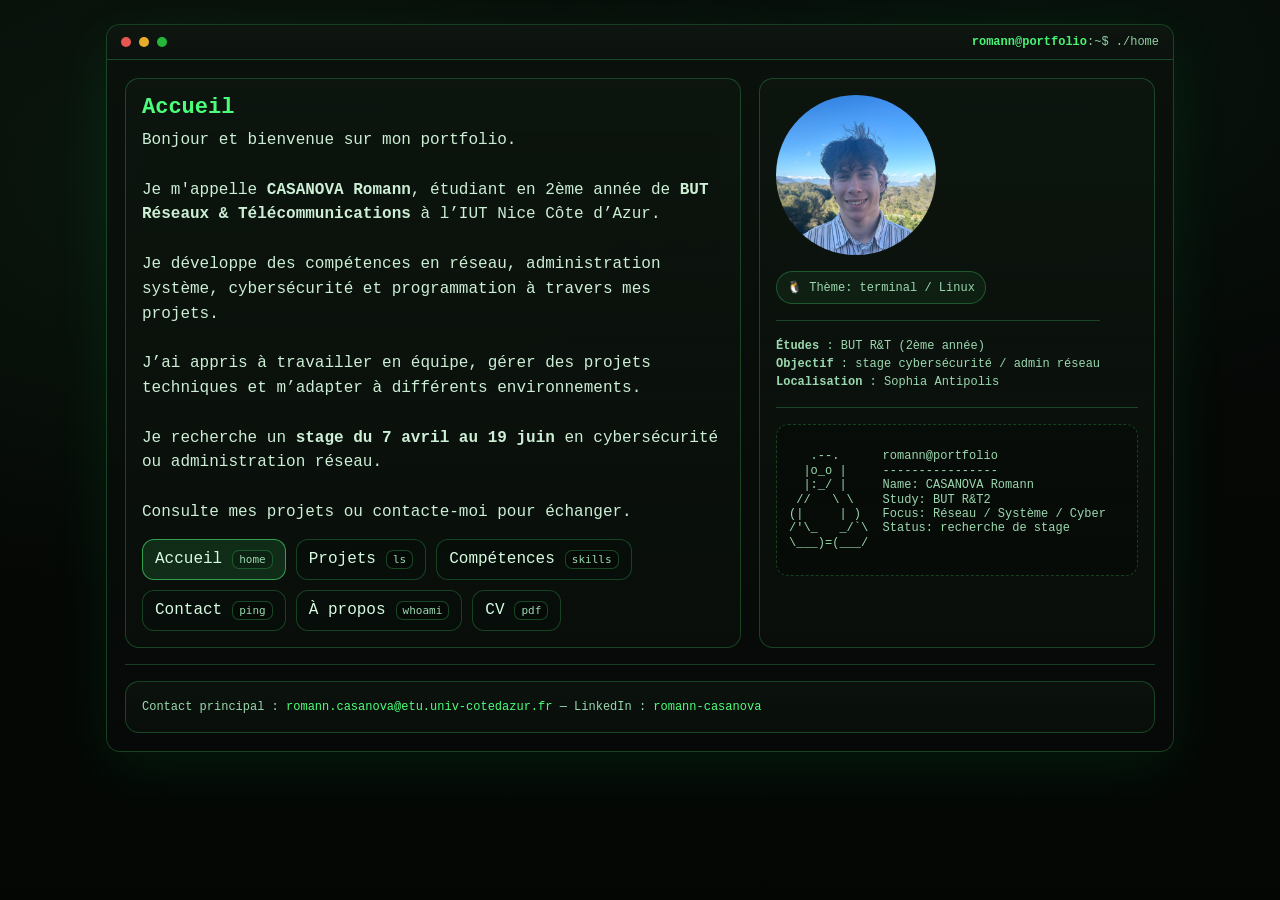
<file: index.html>
<!doctype html>
<html lang="fr">
<head>
  <meta charset="utf-8" />
  <meta name="viewport" content="width=device-width, initial-scale=1" />
  <title>CASANOVA Romann — Portfolio</title>
  <link rel="stylesheet" href="assets/style.css" />
</head>
<body>
  <div class="container">
    <div class="window">
      <div class="titlebar">
        <div class="dots" aria-hidden="true">
          <span class="dot red"></span><span class="dot yellow"></span><span class="dot green"></span>
        </div>
        <div class="path"><strong>romann@portfolio</strong>:~$ ./home</div>
      </div>

      <div class="content">
        <div class="header">
          <div class="card" style="flex:1 1 540px;">
            <h1 class="h1">Accueil</h1>
            <p class="p"> Bonjour et bienvenue sur mon portfolio.<br><br>

            Je m'appelle <strong>CASANOVA Romann</strong>, étudiant en 2ème année de
            <strong>BUT Réseaux & Télécommunications</strong> à l’IUT Nice Côte d’Azur.<br><br>

            Je développe des compétences en réseau, administration système,
            cybersécurité et programmation à travers mes projets.<br><br>

            J’ai appris à travailler en équipe, gérer des projets techniques
            et m’adapter à différents environnements.<br><br>

            Je recherche un <strong>stage du 7 avril au 19 juin</strong>
            en cybersécurité ou administration réseau.<br><br>

            Consulte mes projets ou contacte-moi pour échanger.

            </p>

            <div class="nav" style="margin-top:14px;">
  <a class="btn" data-nav href="index.html">Accueil <kbd>home</kbd></a>
  <a class="btn" data-nav href="projets.html">Projets <kbd>ls</kbd></a>
  <a class="btn" data-nav href="competences.html">Compétences <kbd>skills</kbd></a>
  <a class="btn" data-nav href="contact.html">Contact <kbd>ping</kbd></a>
  <a class="btn" data-nav href="a-propos.html">À propos <kbd>whoami</kbd></a>
  <a class="btn" data-nav href="cv.html">CV <kbd>pdf</kbd></a>
</div>

          </div>

          <div class="card" style="flex:1 1 320px;">
            <div class="profile">
              <div class="avatar" title="Photo">
                <img src="assets/profile.jpg" alt="Photo de Romann CASANOVA">
              </div>

              <div style="min-width: 220px;">
                <div class="badge">🐧 Thème: terminal / Linux</div>
                <div class="hr"></div>
                <div class="small">
                  <div><strong>Études</strong> : BUT R&amp;T (2ème année)</div>
                  <div><strong>Objectif</strong> : stage cybersécurité / admin réseau</div>
                  <div><strong>Localisation</strong> : Sophia Antipolis</div>
                </div>
              </div>
            </div>

            <div class="hr"></div>

            <div class="ascii" aria-label="Bloc style neofetch">
   .--.      romann@portfolio
  |o_o |     ----------------
  |:_/ |     Name: CASANOVA Romann
 //   \ \    Study: BUT R&amp;T2
(|     | )   Focus: Réseau / Système / Cyber
/'\_   _/`\  Status: recherche de stage
\___)=(___/  
            </div>
          </div>
        </div>

        <div class="hr"></div>

        <div class="card">
          <div class="small">
            Contact principal : <a href="mailto:romann.casanova@etu.univ-cotedazur.fr">romann.casanova@etu.univ-cotedazur.fr</a>
            — LinkedIn : <a target="_blank" rel="noopener noreferrer" href="https://www.linkedin.com/in/romann-casanova-8b963434b/">romann-casanova</a>
          </div>
        </div>

      </div>
    </div>
  </div>

  <script src="assets/app.js"></script>
</body>
</html>
</file>
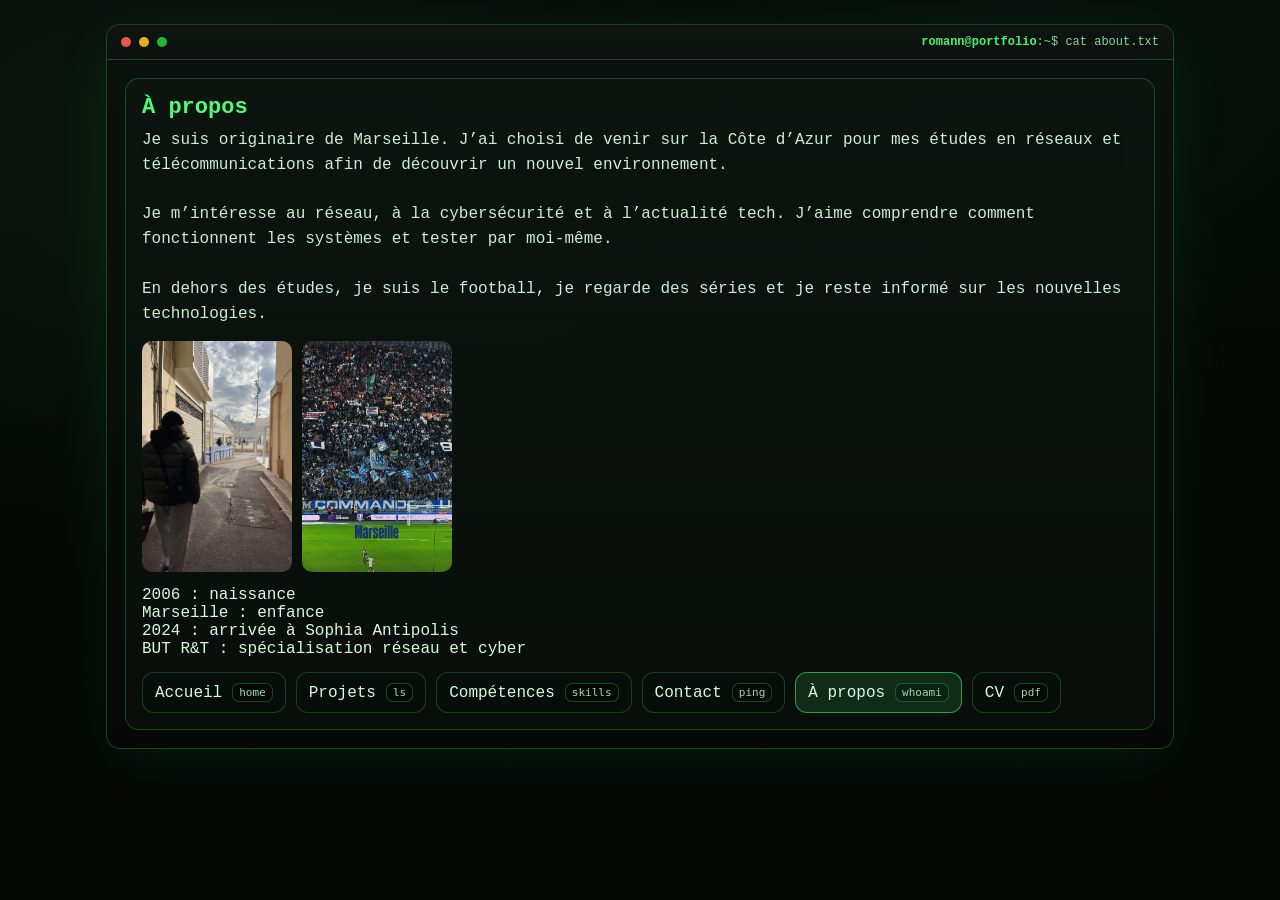
<file: a-propos.html>
<!doctype html>
<html lang="fr">
<head>
  <meta charset="utf-8" />
  <meta name="viewport" content="width=device-width, initial-scale=1" />
  <title>À propos — CASANOVA Romann</title>
  <link rel="stylesheet" href="assets/style.css" />
</head>
<body>
  <div class="container">
    <div class="window">
      <div class="titlebar">
        <div class="dots" aria-hidden="true">
          <span class="dot red"></span><span class="dot yellow"></span><span class="dot green"></span>
        </div>
        <div class="path"><strong>romann@portfolio</strong>:~$ cat about.txt</div>
      </div>

      <div class="content">
        <div class="card">
          <h1 class="h1">À propos</h1>
          <p class="p">
            Je suis originaire de Marseille. J’ai choisi de venir sur la Côte d’Azur pour mes études en réseaux et télécommunications afin de découvrir un nouvel environnement.<br><br>

            Je m’intéresse au réseau, à la cybersécurité et à l’actualité tech. J’aime comprendre comment fonctionnent les systèmes et tester par moi-même.<br><br>

            En dehors des études, je suis le football, je regarde des séries et je reste informé sur les nouvelles technologies.
          </p>
          <div class="about-images"> <img src="assets/marseille.jpg" alt="Marseille"> <img src="assets/football.png" alt="Football"> </div>
          <div class="timeline" style="margin-top:14px;"> <div>2006 : naissance</div> <div>Marseille : enfance</div> <div>2024 : arrivée à Sophia Antipolis</div> <div>BUT R&T : spécialisation réseau et cyber</div> </div>
          <div class="nav" style="margin-top:14px;">
  <a class="btn" data-nav href="index.html">Accueil <kbd>home</kbd></a>
  <a class="btn" data-nav href="projets.html">Projets <kbd>ls</kbd></a>
  <a class="btn" data-nav href="competences.html">Compétences <kbd>skills</kbd></a>
  <a class="btn" data-nav href="contact.html">Contact <kbd>ping</kbd></a>
  <a class="btn" data-nav href="a-propos.html">À propos <kbd>whoami</kbd></a>
  <a class="btn" data-nav href="cv.html">CV <kbd>pdf</kbd></a>
</div>

        </div>
      </div>
    </div>
  </div>

  <script src="assets/app.js"></script>
</body>
</html>
</file>
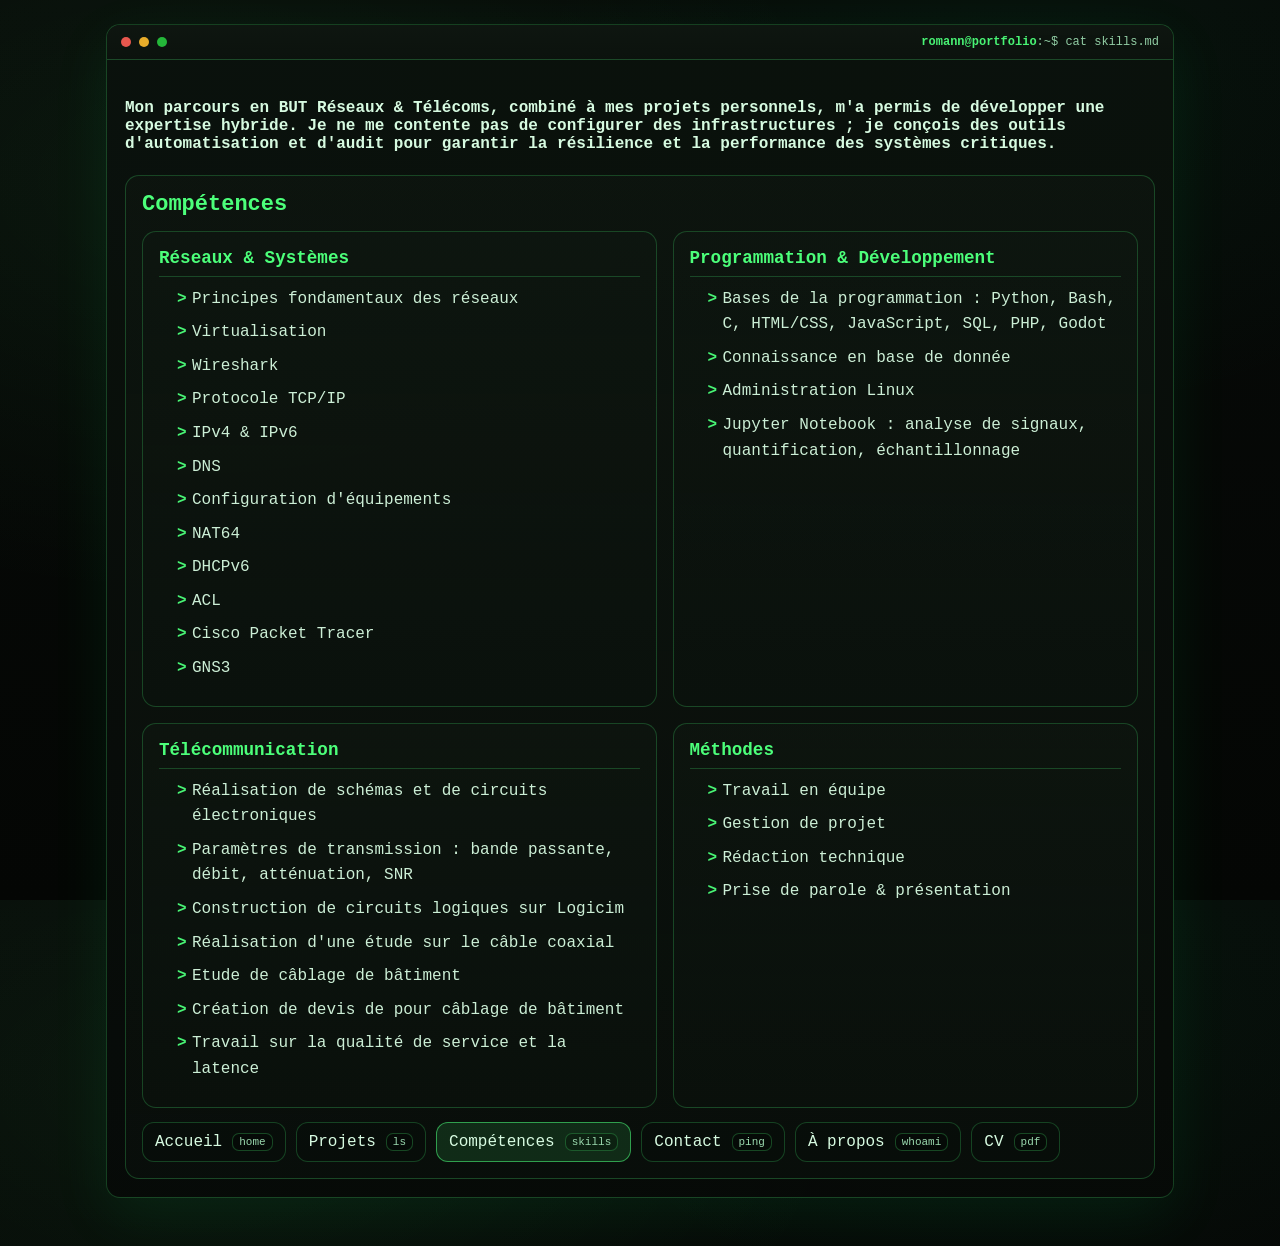
<file: competences.html>
<!doctype html>
<html lang="fr">
<head>
  <meta charset="utf-8" />
  <meta name="viewport" content="width=device-width, initial-scale=1" />
  <title>Compétences — CASANOVA Romann</title>
  <link rel="stylesheet" href="assets/style.css" />
</head>
<body>
  <div class="container">
    <div class="window">
      <div class="titlebar">
        <div class="dots" aria-hidden="true">
          <span class="dot red"></span><span class="dot yellow"></span><span class="dot green"></span>
        </div>
        <div class="path"><strong>romann@portfolio</strong>:~$ cat skills.md</div>
      </div>

      <div class="content">
        <h4>Mon parcours en BUT Réseaux & Télécoms, combiné à mes projets personnels, m'a permis de développer une expertise hybride. Je ne me contente pas de configurer des infrastructures ; je conçois des outils d'automatisation et d'audit pour garantir la résilience et la performance des systèmes critiques.</h4>
        <div class="card">
          <h1 class="h1">Compétences</h1>


          <div class="grid">
            <div class="card">
              <h2 class="section-title">Réseaux &amp; Systèmes</h2>
              <ul class="list">
                <li>Principes fondamentaux des réseaux</li>
                <li>Virtualisation</li>
                <li>Wireshark</li>
                <li>Protocole TCP/IP</li>
                <li>IPv4 &amp; IPv6</li>
                <li>DNS</li>
                <li>Configuration d'équipements</li>
                <li>NAT64</li>
                <li>DHCPv6</li>
                <li>ACL</li>
                <li>Cisco Packet Tracer</li>
                <li>GNS3</li>
              </ul>
            </div>

            <div class="card">
              <h2 class="section-title">Programmation &amp; Développement</h2>
              <ul class="list">
                <li>Bases de la programmation : Python, Bash, C, HTML/CSS, JavaScript, SQL, PHP, Godot</li>
                <li>Connaissance en base de donnée</li>
                <li>Administration Linux</li>
                <li>Jupyter Notebook : analyse de signaux, quantification, échantillonnage</li>
              </ul>
            </div>

            <div class="card">
              <h2 class="section-title">Télécommunication</h2>
              <ul class="list">
                <li>Réalisation de schémas et de circuits électroniques</li>
                <li>Paramètres de transmission : bande passante, débit, atténuation, SNR</li>
                <li>Construction de circuits logiques sur Logicim</li>
                <li>Réalisation d'une étude sur le câble coaxial</li>
                <li>Etude de câblage de bâtiment</li>
                <li>Création de devis de pour câblage de bâtiment</li>
                <li>Travail sur la qualité de service et la latence</li>
              </ul>
            </div>

            <div class="card">
              <h2 class="section-title">Méthodes</h2>
              <ul class="list">
                <li>Travail en équipe</li>
                <li>Gestion de projet</li>
                <li>Rédaction technique</li>
                <li>Prise de parole &amp; présentation</li>
              </ul>
            </div>
          </div>

          <div class="nav" style="margin-top:14px;">
  <a class="btn" data-nav href="index.html">Accueil <kbd>home</kbd></a>
  <a class="btn" data-nav href="projets.html">Projets <kbd>ls</kbd></a>
  <a class="btn" data-nav href="competences.html">Compétences <kbd>skills</kbd></a>
  <a class="btn" data-nav href="contact.html">Contact <kbd>ping</kbd></a>
  <a class="btn" data-nav href="a-propos.html">À propos <kbd>whoami</kbd></a>
  <a class="btn" data-nav href="cv.html">CV <kbd>pdf</kbd></a>
</div>

        </div>
      </div>
    </div>
  </div>

  <script src="assets/app.js"></script>
</body>
</html>
</file>
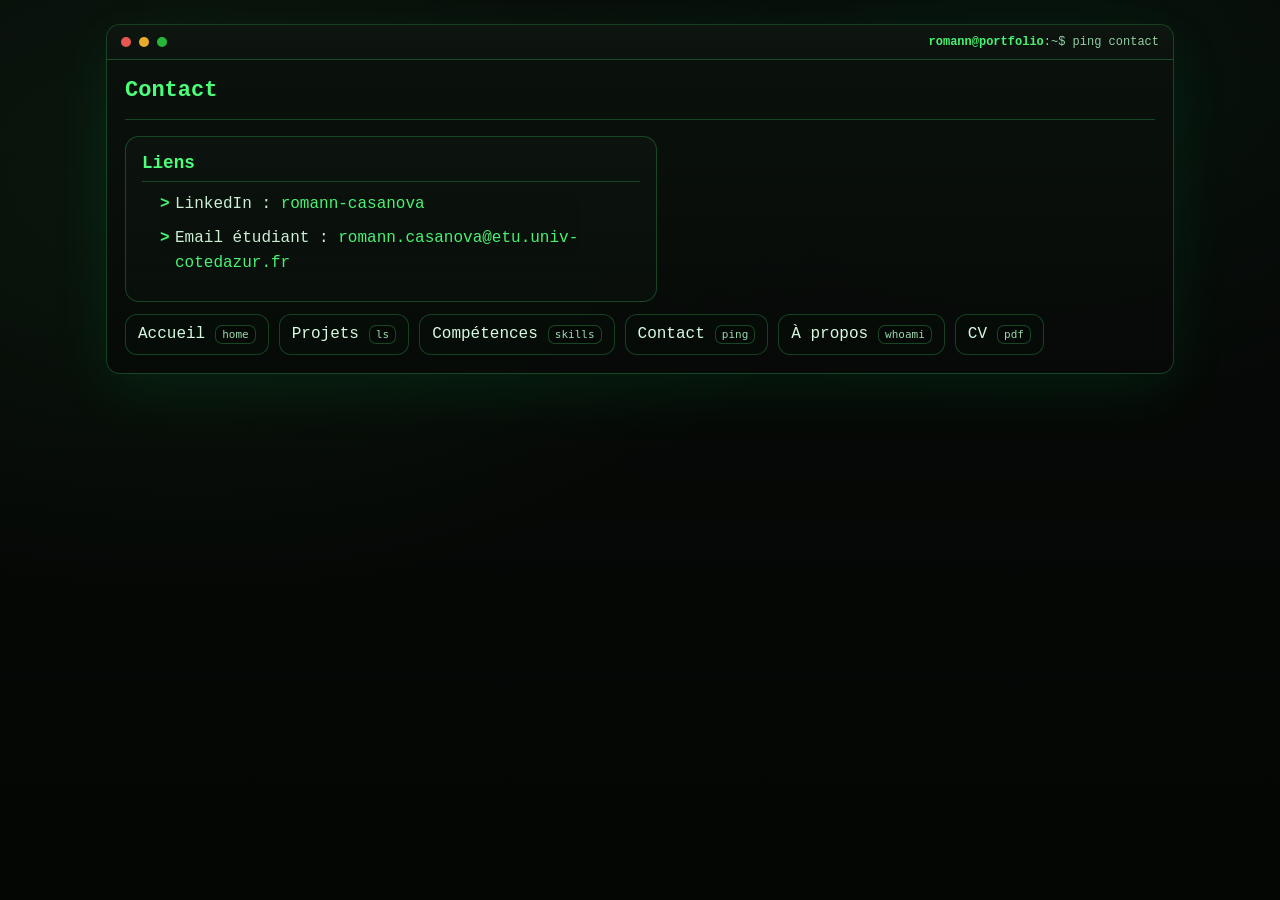
<file: contact.html>
<!doctype html>
<html lang="fr">
<head>
  <meta charset="utf-8" />
  <meta name="viewport" content="width=device-width, initial-scale=1" />
  <title>Contact — CASANOVA Romann</title>
  <link rel="stylesheet" href="assets/style.css" />
</head>
<body>
  <div class="container">
    <div class="window">
      <div class="titlebar">
        <div class="dots" aria-hidden="true">
          <span class="dot red"></span><span class="dot yellow"></span><span class="dot green"></span>
        </div>
        <div class="path"><strong>romann@portfolio</strong>:~$ ping contact</div>
      </div>

      <div class="content">
        <section class="contact-info">
          <h1 class="h1">Contact</h1>
          <div class="hr"></div>

          <div class="grid">
            <div class="card">
              <h2 class="section-title">Liens</h2>
              <ul class="list">
                <li>LinkedIn : <a target="_blank" rel="noopener noreferrer" href="https://www.linkedin.com/in/romann-casanova-8b963434b/">romann-casanova</a></li>
                <li>Email étudiant : <a href="mailto:romann.casanova@etu.unice.fr">romann.casanova@etu.univ-cotedazur.fr</a></li>
              </ul>
            </div>
          </div>

          <div class="nav">
            <a class="btn" data-nav href="index.html">Accueil <kbd>home</kbd></a>
            <a class="btn" data-nav href="projets.html">Projets <kbd>ls</kbd></a>
            <a class="btn" data-nav href="competences.html">Compétences <kbd>skills</kbd></a>
            <a class="btn" data-nav href="contact.html">Contact <kbd>ping</kbd></a>
            <a class="btn" data-nav href="a-propos.html">À propos <kbd>whoami</kbd></a>
            <a class="btn" data-nav href="cv.html">CV <kbd>pdf</kbd></a>
          </div>
        </section>
      </div>
    </div>
  </div>

</body>
</html>
</file>
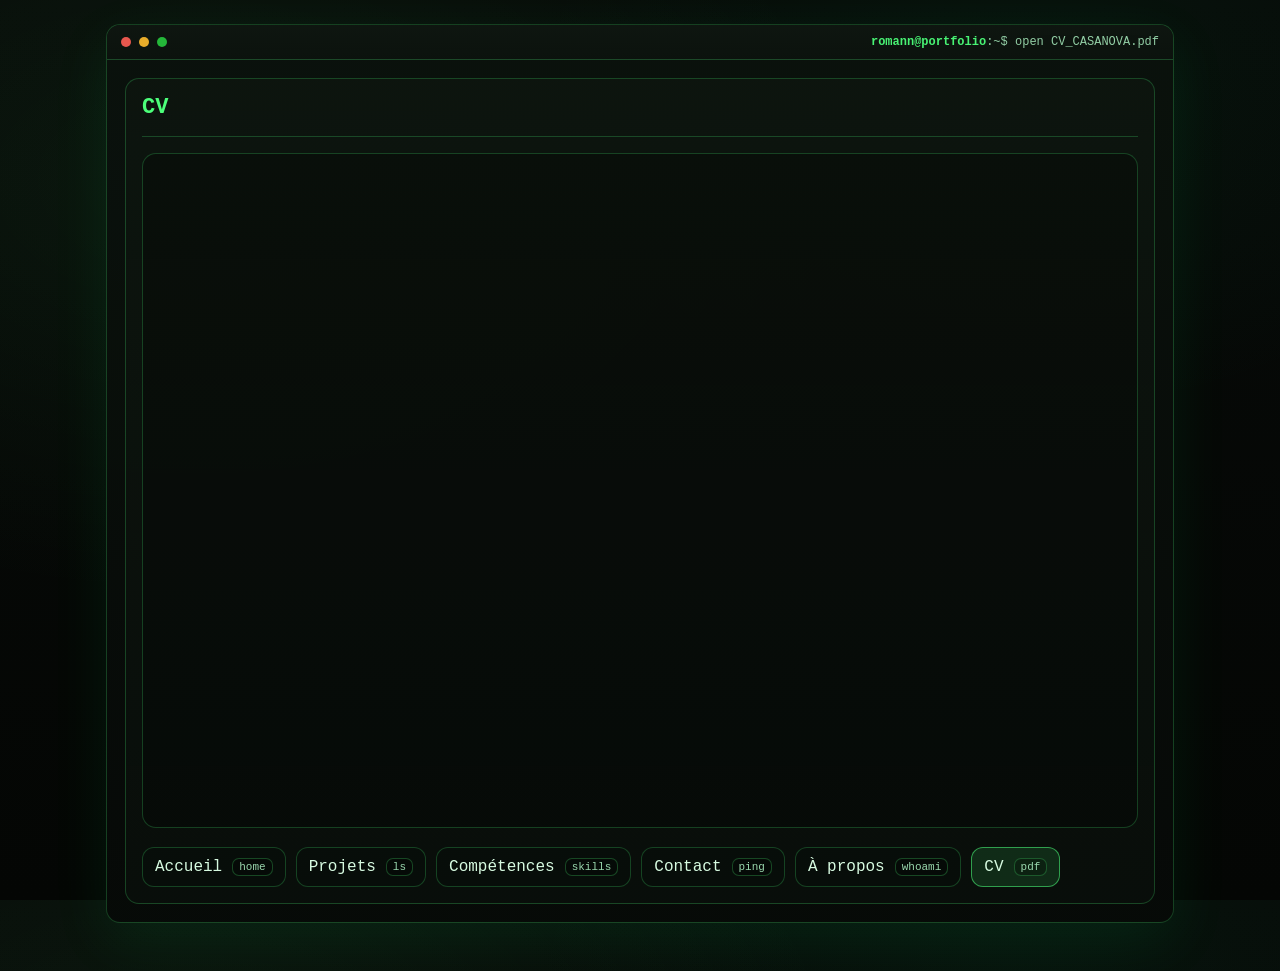
<file: cv.html>
<!doctype html>
<html lang="fr">
<head>
  <meta charset="utf-8" />
  <meta name="viewport" content="width=device-width, initial-scale=1" />
  <title>CV — CASANOVA Romann</title>
  <link rel="stylesheet" href="assets/style.css" />
</head>
<body>
  <div class="container">
    <div class="window">
      <div class="titlebar">
        <div class="dots" aria-hidden="true">
          <span class="dot red"></span><span class="dot yellow"></span><span class="dot green"></span>
        </div>
        <div class="path"><strong>romann@portfolio</strong>:~$ open CV_CASANOVA.pdf</div>
      </div>

      <div class="content">
        <div class="card">
          <h1 class="h1">CV</h1>



          <div class="hr"></div>

          <iframe class="pdf" src="assets/CV_Romann.pdf" title="CV (Drive preview)"></iframe>

          <div class="nav" style="margin-top:14px;">
  <a class="btn" data-nav href="index.html">Accueil <kbd>home</kbd></a>
  <a class="btn" data-nav href="projets.html">Projets <kbd>ls</kbd></a>
  <a class="btn" data-nav href="competences.html">Compétences <kbd>skills</kbd></a>
  <a class="btn" data-nav href="contact.html">Contact <kbd>ping</kbd></a>
  <a class="btn" data-nav href="a-propos.html">À propos <kbd>whoami</kbd></a>
  <a class="btn" data-nav href="cv.html">CV <kbd>pdf</kbd></a>
</div>

        </div>
      </div>
    </div>
  </div>

  <script src="assets/app.js"></script>
</body>
</html>
</file>
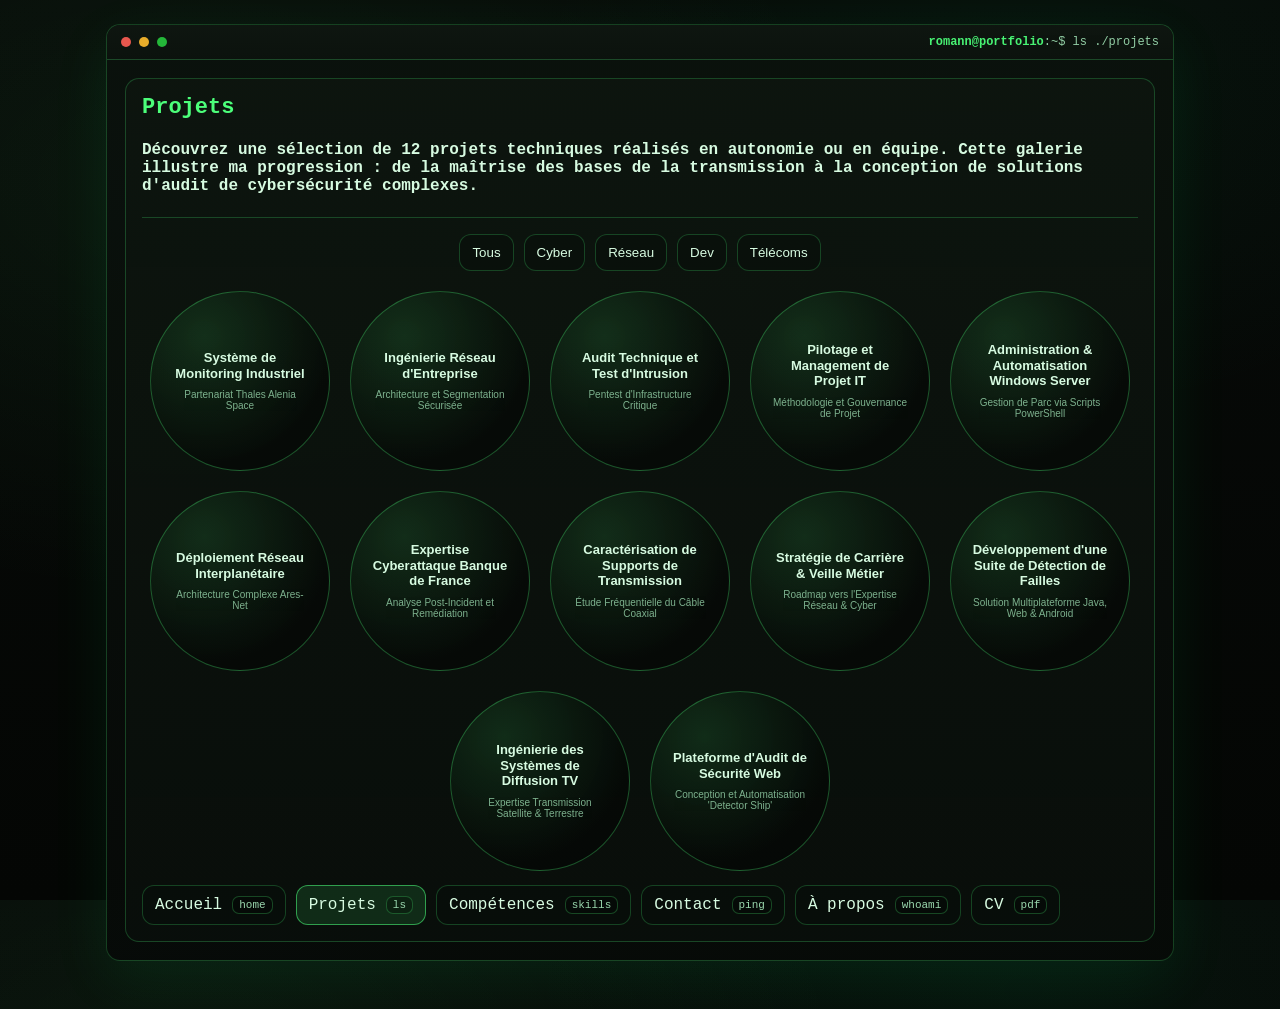
<file: projets.html>
<!doctype html>
<html lang="fr">
<head>
  <meta charset="utf-8" />
  <meta name="viewport" content="width=device-width, initial-scale=1" />
  <title>Projets — CASANOVA Romann</title>
  <link rel="stylesheet" href="assets/style.css" />
</head>
<body>
  <div class="container">
    <div class="window">
      <div class="titlebar">
        <div class="dots" aria-hidden="true">
          <span class="dot red"></span><span class="dot yellow"></span><span class="dot green"></span>
        </div>
        <div class="path"><strong>romann@portfolio</strong>:~$ ls ./projets</div>
      </div>

      <div class="content">
        <div class="card">
          <h1 class="h1">Projets</h1>
          <h4>Découvrez une sélection de 12 projets techniques réalisés en autonomie ou en équipe. Cette galerie illustre ma progression : de la maîtrise des bases de la transmission à la conception de solutions d'audit de cybersécurité complexes.</h4>


          <div class="hr"></div>
          <div id="bubbles" class="bubbles" aria-label="Liste de projets"></div>
          

          <div class="nav" style="margin-top:14px;">
  <a class="btn" data-nav href="index.html">Accueil <kbd>home</kbd></a>
  <a class="btn" data-nav href="projets.html">Projets <kbd>ls</kbd></a>
  <a class="btn" data-nav href="competences.html">Compétences <kbd>skills</kbd></a>
  <a class="btn" data-nav href="contact.html">Contact <kbd>ping</kbd></a>
  <a class="btn" data-nav href="a-propos.html">À propos <kbd>whoami</kbd></a>
  <a class="btn" data-nav href="cv.html">CV <kbd>pdf</kbd></a>
</div>

        </div>
      </div>
    </div>
  </div>

  <div class="modal-backdrop" id="modalBackdrop" role="dialog" aria-modal="true" aria-label="Détails du projet">
    <div class="modal">
      <div class="modal-head">
        <div class="t" id="mTitle">Projet</div>
        <button class="x" id="mClose" type="button">Fermer</button>
      </div>
      <div class="modal-body">
        <div class="small" id="mSub"></div>
        <div class="hr"></div>
        <p class="p" id="mDesc"></p>
        <div class="pills" id="mTech"></div>
        <div class="hr"></div>
        <div id="mLinks" class="nav" style="margin-top:0;"></div>
      </div>
    </div>
  </div>

  <script src="assets/app.js"></script>
  <script src="assets/projets.js"></script>
  <script>
const bubbles = document.getElementById("bubbles");
const backdrop = document.getElementById("modalBackdrop");
const mTitle = document.getElementById("mTitle");
const mSub = document.getElementById("mSub");
const mDesc = document.getElementById("mDesc");
const mTech = document.getElementById("mTech");
const mLinks = document.getElementById("mLinks");
const mClose = document.getElementById("mClose");

// 1. Configuration des catégories de filtrage
const FILTER_MAPPING = {
    "Tous": [],
    "Cyber": ["Cybersécurité", "Pentest", "Audit", "Sécurité", "Kali", "Intrusion", "Offensif"],
    "Réseau": ["Réseau", "VLAN", "Cisco", "GNS3", "Routage", "IP", "Packet Tracer"],
    "Dev": ["PHP", "Python", "Java", "JavaScript", "PowerShell", "SQL", "HTML", "Full-stack"],
    "Télécoms": ["Télécoms", "Signal", "HF", "DVB", "Transmission"]
};

// 2. Création de la barre de filtres
function createFilters() {
    const filterContainer = document.createElement("div");
    filterContainer.className = "nav"; 
    filterContainer.style.marginBottom = "20px";
    filterContainer.style.justifyContent = "center";
    
    Object.keys(FILTER_MAPPING).forEach(cat => {
        const btn = document.createElement("button");
        btn.className = "btn"; 
        btn.textContent = cat;
        btn.style.cursor = "pointer";
        btn.onclick = () => renderProjects(cat);
        filterContainer.appendChild(btn);
    });
    bubbles.before(filterContainer);
}

// 3. Affichage des projets selon le filtre
function renderProjects(category = "Tous") {
    bubbles.innerHTML = "";
    
    const filtered = window.PROJETS.filter(p => {
        if (category === "Tous") return true;
        const keywords = FILTER_MAPPING[category];
        return p.technos.some(t => 
            keywords.some(kw => t.toLowerCase().includes(kw.toLowerCase()))
        );
    });

    filtered.forEach((p) => {
        const b = document.createElement("button");
        b.className = "bubble";
        b.innerHTML = `<div><strong>${p.titre}</strong><span>${p.sousTitre}</span></div>`;
        // C'est cette ligne qui permet de rouvrir les fenêtres !
        b.onclick = () => openModal(p); 
        bubbles.appendChild(b);
    });
}

// 4. Fonctions de la Modale (Remises en place)
function openModal(p) {
    mTitle.textContent = p.titre;
    mSub.textContent = p.sousTitre;
    mDesc.style.whiteSpace = "pre-line";
    mDesc.textContent = p.description;
    mTech.innerHTML = "";
    p.technos.forEach(t => {
        const el = document.createElement("span");
        el.className = "pill";
        el.textContent = t;
        mTech.appendChild(el);
    });
    mLinks.innerHTML = "";
    p.liens.forEach(l => {
        const a = document.createElement("a");
        a.className = "btn";
        a.target = "_blank";
        a.href = l.url;
        a.textContent = l.label;
        mLinks.appendChild(a);
    });
    backdrop.classList.add("open");
}

function closeModal() {
    backdrop.classList.remove("open");
}

// 5. Événements de fermeture
mClose.onclick = closeModal;
backdrop.onclick = (e) => { if (e.target === backdrop) closeModal(); };

// 6. Lancement
createFilters();
renderProjects();
  </script>
</body>
</html>
</file>
<file: assets/style.css>
:root{
  --bg:#070a08;
  --panel:#0b120d;
  --panel2:#0e1610;
  --text:#d7fbe1;
  --muted:#9ad8ae;
  --accent:#4CFF7A;
  --accent2:#00d66f;
  --border:rgba(76,255,122,.22);
  --shadow:rgba(0, 255, 120, .08);
  --mono: ui-monospace, SFMono-Regular, Menlo, Monaco, Consolas, "Liberation Mono", "Courier New", monospace;
}
*{ box-sizing:border-box; }
html,body{ height:100%; }
body{
  margin:0;
  font-family: var(--mono);
  background:
    radial-gradient(1100px 700px at 15% 20%, rgba(76,255,122,.06), transparent 60%),
    radial-gradient(900px 600px at 80% 10%, rgba(0,214,111,.05), transparent 55%),
    linear-gradient(180deg, var(--bg), #040604);
  color: var(--text);
}
a{ color: var(--accent); text-decoration:none; }
a:hover{ text-decoration:underline; }

.container{ max-width: 1100px; margin: 0 auto; padding: 24px 16px 48px; }
.window{
  border: 1px solid var(--border);
  border-radius: 14px;
  background: linear-gradient(180deg, rgba(11,18,13,.92), rgba(7,10,8,.92));
  box-shadow: 0 18px 60px var(--shadow);
  overflow:hidden;
}
.titlebar{
  display:flex; align-items:center; justify-content:space-between;
  padding: 10px 14px;
  border-bottom:1px solid var(--border);
  background: linear-gradient(180deg, rgba(14,22,16,.95), rgba(11,18,13,.95));
}
.dots{ display:flex; gap:8px; align-items:center; }
.dot{ width:10px;height:10px;border-radius:50%; opacity:.9; }
.dot.red{ background:#ff5f56; } .dot.yellow{ background:#ffbd2e; } .dot.green{ background:#27c93f; }

.path{ color: var(--muted); font-size: 12px; opacity:.95; }
.path strong{ color: var(--accent); font-weight:700; }
.content{ padding: 18px; }

.header{ display:flex; gap: 18px; align-items: stretch; flex-wrap: wrap; }
.card{
  border:1px solid var(--border);
  border-radius: 14px;
  background: linear-gradient(180deg, rgba(14,22,16,.70), rgba(11,18,13,.55));
  padding: 16px;
}

.nav{ display:flex; flex-wrap:wrap; gap:10px; margin-top: 12px; }
.btn{
  display:inline-flex; align-items:center; gap:10px;
  padding: 10px 12px;
  border:1px solid var(--border);
  border-radius: 12px;
  background: rgba(8, 14, 10, .45);
  color: var(--text);
  cursor:pointer; user-select:none;
  transition: transform .08s ease, background .15s ease, border-color .15s ease;
}
.btn:hover{
  background: rgba(76,255,122,.08);
  border-color: rgba(76,255,122,.35);
  transform: translateY(-1px);
}
.btn:active{ transform: translateY(0); }
.btn.active{ background: rgba(76,255,122,.12); border-color: rgba(76,255,122,.55); }
kbd{
  font-size: 11px; padding: 2px 6px;
  border:1px solid rgba(76,255,122,.25);
  border-radius: 7px;
  color: var(--muted);
  background: rgba(0,0,0,.22);
}

.grid{ display:grid; grid-template-columns: 1.05fr .95fr; gap: 16px; margin-top: 14px; }
@media (max-width: 900px){ .grid{ grid-template-columns: 1fr; } }

.h1{ margin:0 0 8px; font-size: 22px; color: var(--accent); }
.p{ margin:0; line-height:1.55; color: var(--text); opacity:.95; }
.small{ color: var(--muted); font-size: 12px; line-height:1.5; }
.hr{ height:1px; background: var(--border); margin: 16px 0; }

.ascii{
  font-size: 12px; line-height:1.2; color: var(--muted);
  white-space: pre; overflow:auto;
  padding: 10px 12px;
  border-radius: 12px;
  background: rgba(0,0,0,.22);
  border: 1px dashed rgba(76,255,122,.22);
}

.profile{ display:flex; gap: 16px; align-items:flex-start; flex-wrap: wrap; }
.avatar {
width: 160px;
height: 160px;
overflow: hidden;
border-radius: 50%;
}

.avatar img {
width: 100%;
height: 100%;
object-fit: cover;
object-position: center 40%;
transform: scale(1.5);
}

.badge{
  display:inline-flex; gap:8px; align-items:center;
  padding: 8px 10px;
  border-radius: 999px;
  border:1px solid rgba(76,255,122,.26);
  background: rgba(76,255,122,.06);
  color: var(--muted);
  font-size: 12px;
}

.list{ margin: 0; padding-left: 18px; color: var(--text); opacity:.95; line-height:1.6; }
.section-title{ margin: 0 0 10px; font-size: 16px; color: var(--accent); }



/* Modal */
.modal-backdrop{
  position: fixed; inset: 0;
  background: rgba(0,0,0,.65);
  display:none; align-items:center; justify-content:center;
  padding: 18px; z-index: 50;
}
.modal-backdrop.open{ display:flex; }
.modal{
  width: min(780px, 100%);
  border-radius: 16px;
  border: 1px solid rgba(76,255,122,.35);
  background: linear-gradient(180deg, rgba(14,22,16,.96), rgba(7,10,8,.96));
  box-shadow: 0 26px 80px rgba(0,0,0,.6);
  overflow:hidden;
}
.modal .modal-head{
  display:flex; align-items:center; justify-content:space-between;
  padding: 12px 14px;
  border-bottom: 1px solid rgba(76,255,122,.22);
}
.modal .modal-head .t{ color: var(--accent); font-weight: 700; font-size: 14px; }
.modal .modal-body{ padding: 14px; }
.x{
  border:1px solid rgba(76,255,122,.22);
  background: rgba(0,0,0,.25);
  color: var(--text);
  border-radius: 10px;
  padding: 8px 10px;
  cursor:pointer;
}
.x:hover{ border-color: rgba(76,255,122,.5); }
.pills{ display:flex; flex-wrap:wrap; gap: 8px; margin-top: 10px; }
.pill{
  font-size: 12px; color: var(--muted);
  border:1px solid rgba(76,255,122,.22);
  background: rgba(76,255,122,.06);
  padding: 6px 10px;
  border-radius: 999px;
}

/* CV embed */
.pdf{
  width: 100%;
  height: min(75vh, 820px);
  border: 1px solid rgba(76,255,122,.22);
  border-radius: 14px;
  background: rgba(0,0,0,.25);
}

/* Inputs */
input, textarea{
  width:100%;
  margin-top:6px;
  padding:10px;
  border-radius:12px;
  border:1px solid rgba(76,255,122,.22);
  background:rgba(0,0,0,.25);
  color:var(--text);
  font-family:var(--mono);
}
label{ display:block; }

.about-images {
display: flex;
gap: 10px;
margin-top: 15px;
}

.about-images img {
width: 100%;
max-width: 150px;
border-radius: 10px;
object-fit: cover;
}

.section-title {
  display: flex;
  align-items: center;
  gap: 10px;
  color: var(--accent);
  border-bottom: 1px solid var(--border);
  padding-bottom: 8px;
  font-size: 1.1rem;
}

.list li {
  margin-bottom: 8px;
  list-style: none;
  position: relative;
  padding-left: 15px;
}

.list li::before {
  content: ">";
  position: absolute;
  left: 0;
  color: var(--accent);
  font-weight: bold;
}

.list li strong {
  color: var(--text);
}

.filter-btn {
    background: transparent;
    border: 1px solid var(--border);
    color: var(--muted);
    padding: 5px 15px;
    margin-right: 8px;
    border-radius: 20px;
    cursor: pointer;
    font-family: var(--mono);
    font-size: 0.8rem;
    transition: 0.3s;
}

.filter-btn:hover {
    border-color: var(--accent);
    color: var(--accent);
}

.bubbles { 
  display: flex; 
  flex-wrap: wrap; 
  gap: 20px; 
  justify-content: center; /* Centre les bulles dans la page */
  margin-top: 20px;
}

.bubble {
  width: 180px; 
  height: 180px;
  border-radius: 50%; /* Force la forme circulaire */
  border: 1px solid rgba(76, 255, 122, 0.30);
  background: radial-gradient(circle at 30% 25%, rgba(76, 255, 122, 0.12), rgba(0, 0, 0, 0.4) 70%);
  
  display: flex; 
  flex-direction: column;
  align-items: center; 
  justify-content: center;
  
  text-align: center; 
  padding: 20px;
  cursor: pointer;
  transition: all 0.3s cubic-bezier(0.4, 0, 0.2, 1);
  
  /* Empêche le texte de dépasser de la bulle */
  overflow: hidden;
  word-wrap: break-word;
}

.bubble:hover {
  transform: scale(1.1) translateY(-5px); /* Effet de zoom et soulèvement */
  border-color: var(--accent);
  box-shadow: 0 0 20px var(--shadow);
  background: radial-gradient(circle at 30% 25%, rgba(76, 255, 122, 0.2), rgba(0, 0, 0, 0.3) 60%);
}

.bubble strong { 
  color: var(--text); 
  font-size: 13px; 
  line-height: 1.2;
  display: block;
}

.bubble span { 
  display: block; 
  margin-top: 8px; 
  color: var(--muted); 
  font-size: 10px; 
  opacity: 0.8;
}
</file>
